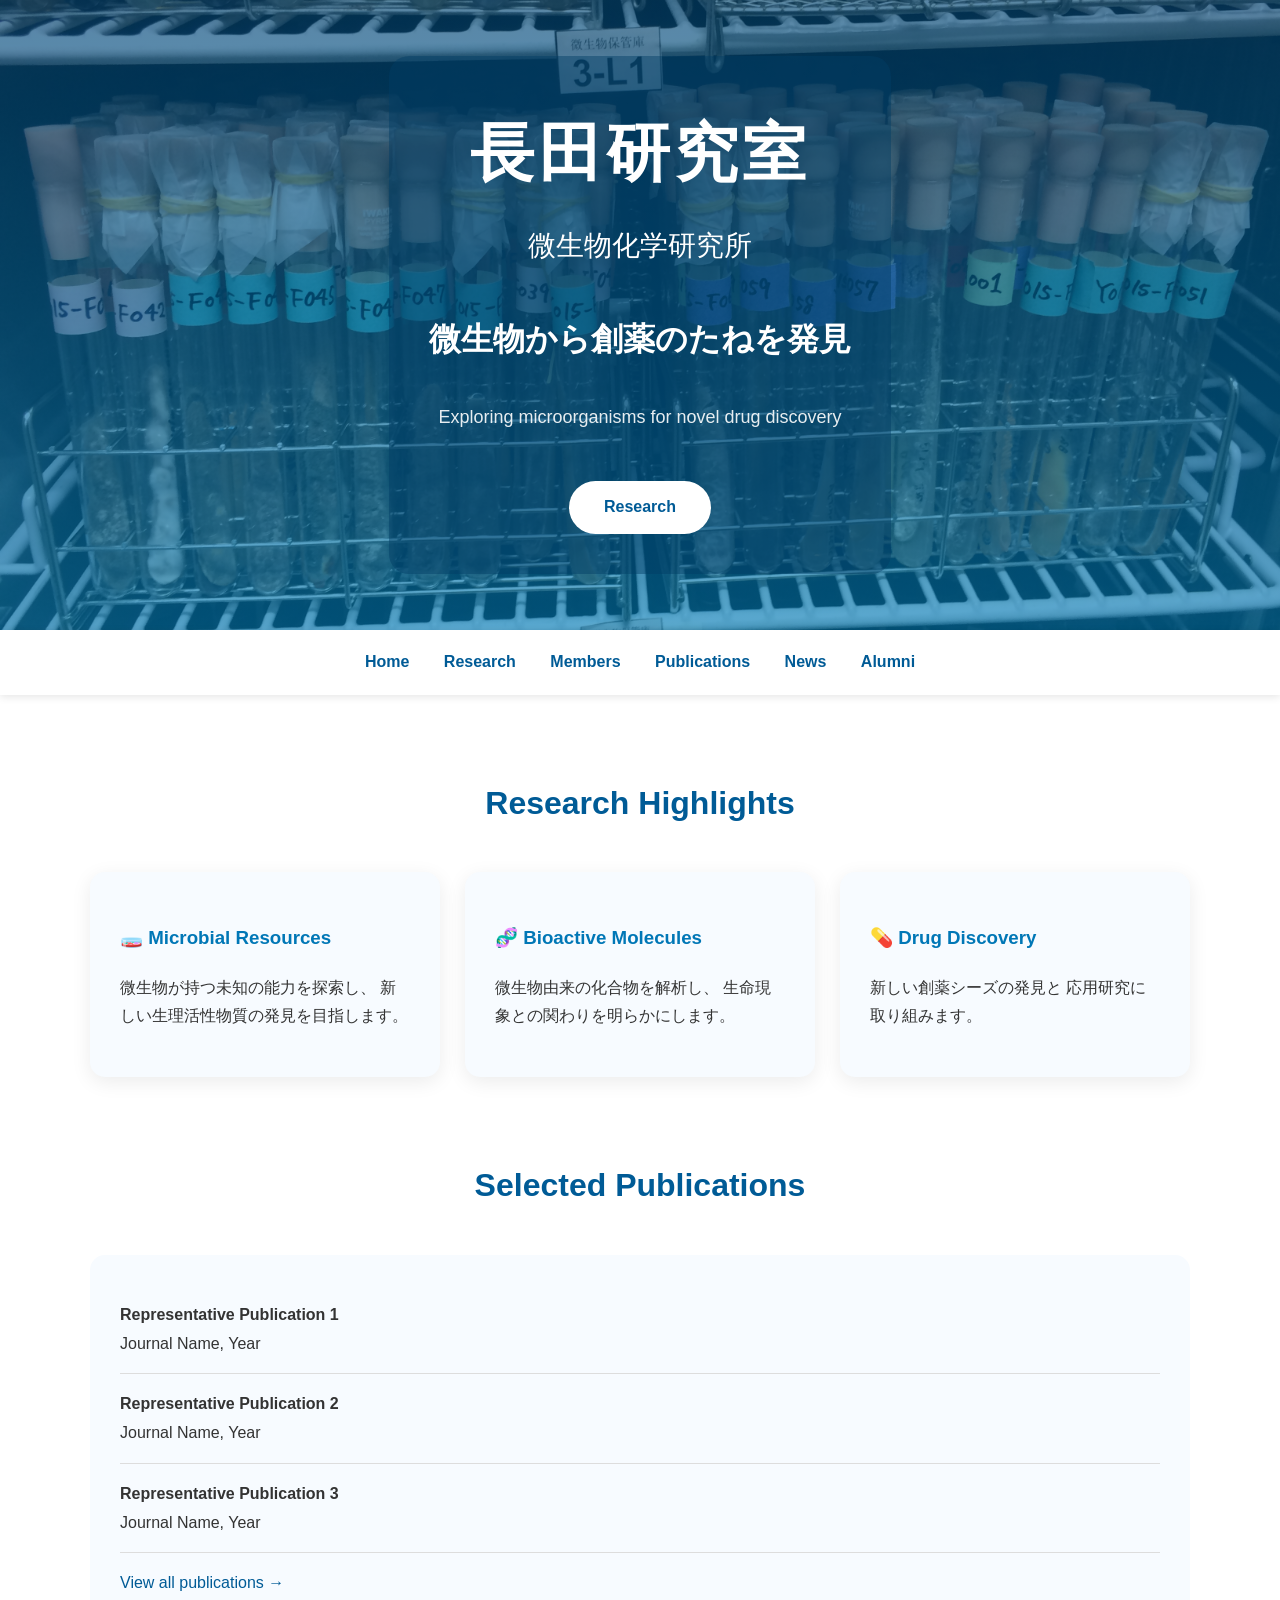
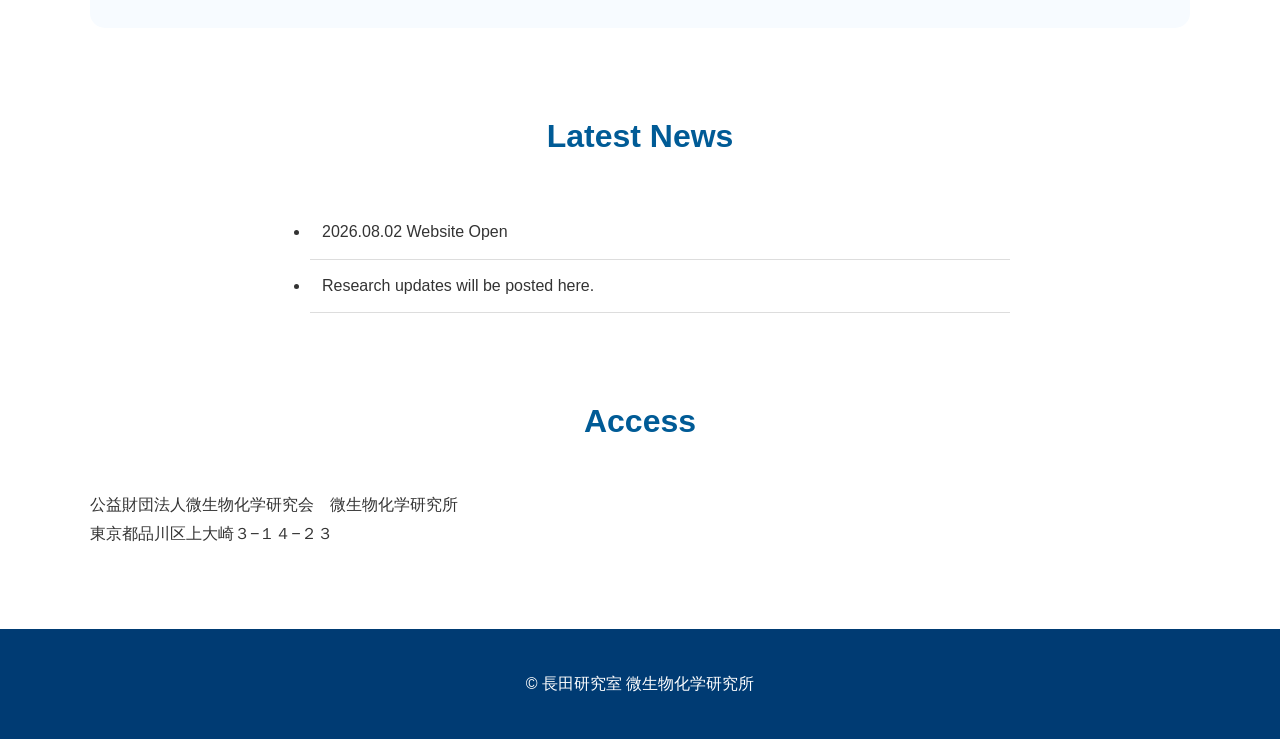
<file: index.html>
<!DOCTYPE html>
<html lang="ja">

<head>
    <meta charset="UTF-8">
    <meta name="viewport" content="width=device-width, initial-scale=1.0">

    <title>長田研究室 | 微生物化学研究所</title>

    <link rel="stylesheet" href="style.css">
</head>


<body>

<header class="hero">

    <div class="hero-content">

        <h1>長田研究室</h1>

        <h2>微生物化学研究所</h2>

        <p class="catchphrase">
            微生物から創薬のたねを発見
        </p>

        <p class="english">
            Exploring microorganisms for novel drug discovery
        </p>

        <a href="research.html" class="button">
            Research
        </a>

    </div>

</header>



<nav>

    <a href="index.html">Home</a>
    <a href="research.html">Research</a>
    <a href="members.html">Members</a>
    <a href="publications.html">Publications</a>
    <a href="news.html">News</a>
    <a href="alumni.html">Alumni</a>

</nav>



<section id="research">

<h2>Research Highlights</h2>


<div class="cards">


<div class="card">

<h3>🧫 Microbial Resources</h3>

<p>
微生物が持つ未知の能力を探索し、
新しい生理活性物質の発見を目指します。
</p>

</div>


<div class="card">

<h3>🧬 Bioactive Molecules</h3>

<p>
微生物由来の化合物を解析し、
生命現象との関わりを明らかにします。
</p>

</div>


<div class="card">

<h3>💊 Drug Discovery</h3>

<p>
新しい創薬シーズの発見と
応用研究に取り組みます。
</p>

</div>


</div>

</section>




<section>

<h2>Selected Publications</h2>


<div class="publication">


<p>
<strong>Representative Publication 1</strong><br>
Journal Name, Year
</p>


<p>
<strong>Representative Publication 2</strong><br>
Journal Name, Year
</p>


<p>
<strong>Representative Publication 3</strong><br>
Journal Name, Year
</p>


<a href="publications.html">
View all publications →
</a>


</div>


</section>




<section>

<h2>Latest News</h2>


<ul class="news">

<li>
2026.08.02 Website Open
</li>

<li>
Research updates will be posted here.
</li>

</ul>


</section>




<section>

<h2>Access</h2>

<p>
公益財団法人微生物化学研究会　微生物化学研究所<br>
東京都品川区上大崎３−１４−２３
</p>


</section>




<footer>

<p>
© 長田研究室 微生物化学研究所
</p>

</footer>



</body>

</html>
</file>
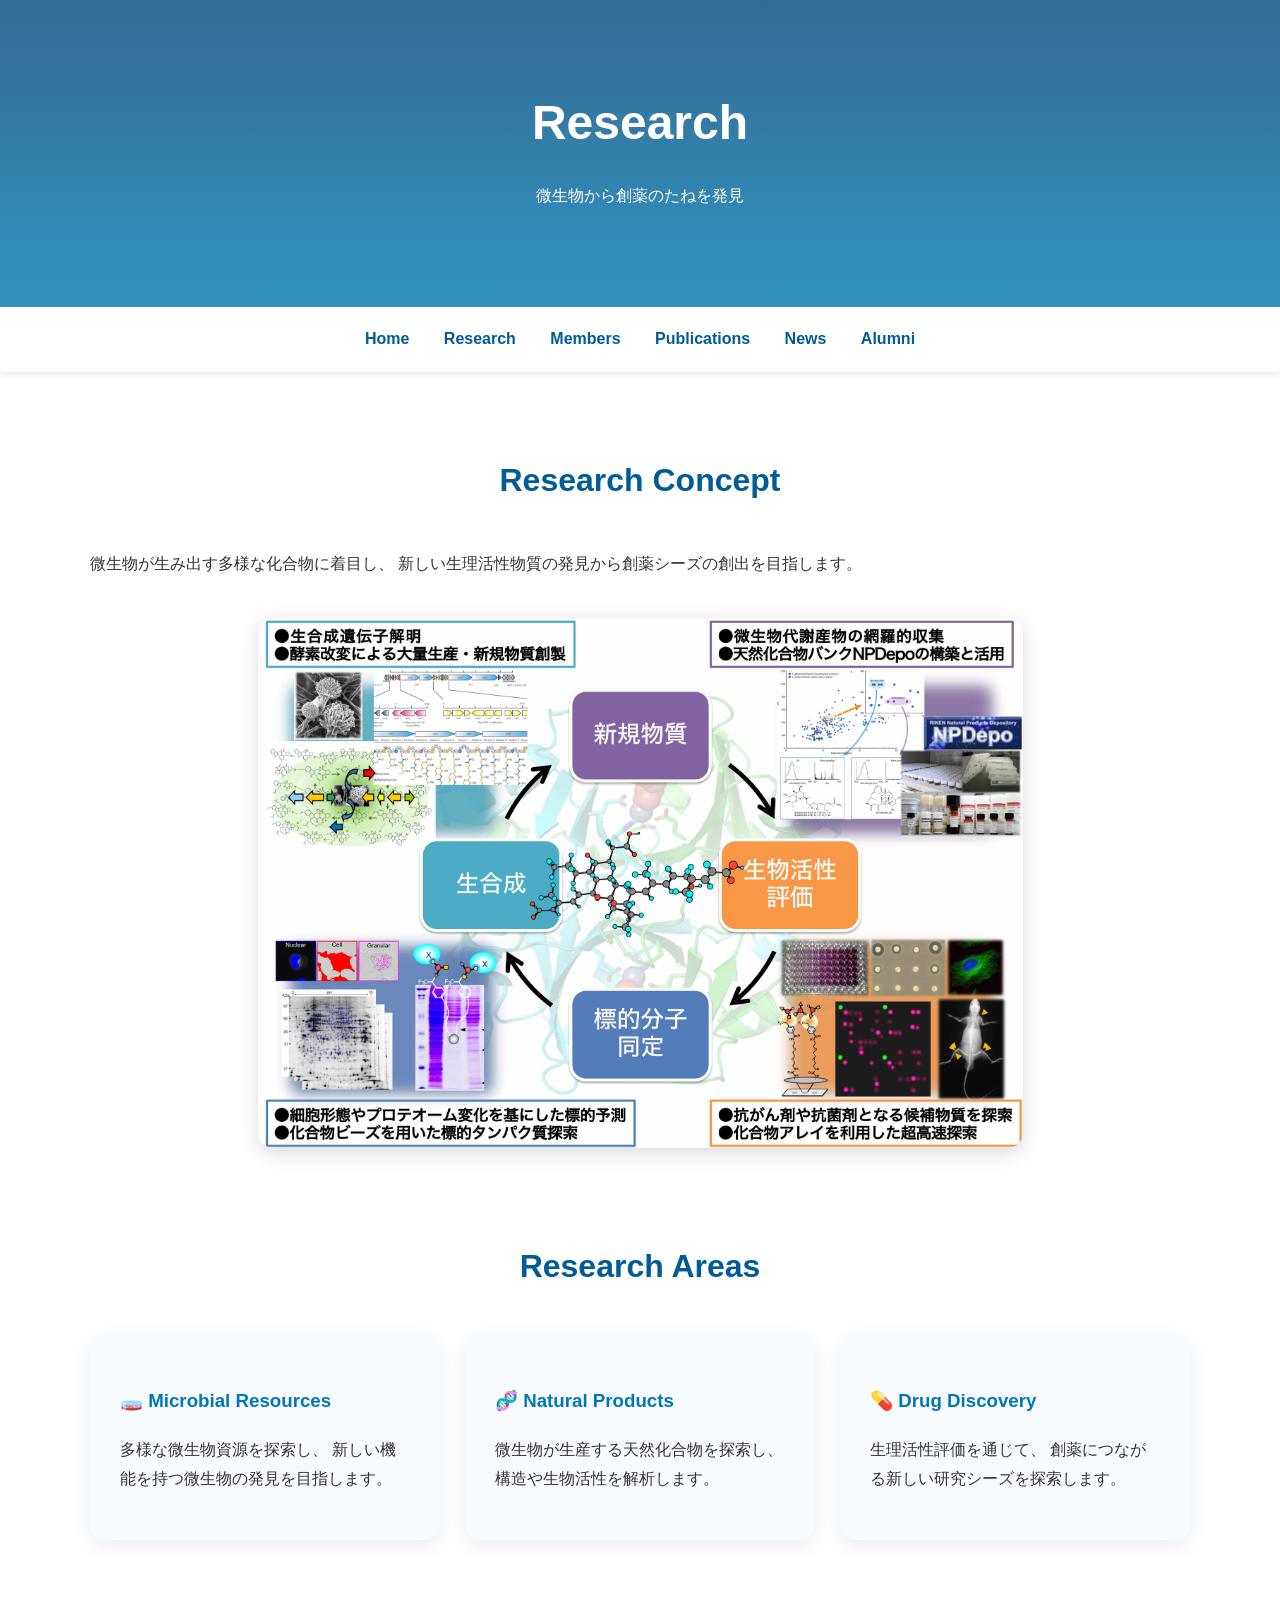
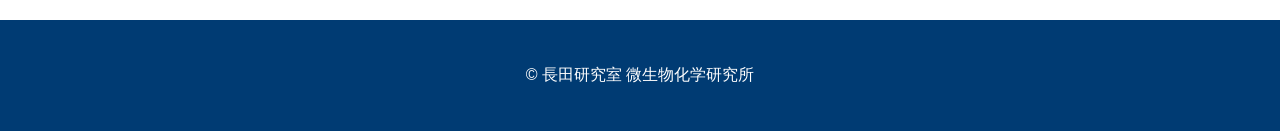
<file: research.html>
<!DOCTYPE html>
<html lang="ja">

<head>

<meta charset="UTF-8">

<meta name="viewport" content="width=device-width, initial-scale=1.0">

<title>研究紹介｜長田研究室</title>

<link rel="stylesheet" href="style.css">

</head>


<body>


<header class="page-header">

<h1>Research</h1>

<p>
微生物から創薬のたねを発見
</p>

</header>



<nav>

<a href="index.html">Home</a>

<a href="research.html">Research</a>

<a href="members.html">Members</a>

<a href="publications.html">Publications</a>

<a href="news.html">News</a>

<a href="alumni.html">Alumni</a>

</nav>

<section>

<h2>Research Concept</h2>

<p>
微生物が生み出す多様な化合物に着目し、
新しい生理活性物質の発見から創薬シーズの創出を目指します。
</p>


<div class="concept-image">

    <img 
    src="research-concept.jpg"
    alt="Research Concept">

</div>


</section>



<section>

<h2>Research Areas</h2>


<div class="cards">


    <div class="card">

        <h3>🧫 Microbial Resources</h3>

        <p>
        多様な微生物資源を探索し、
        新しい機能を持つ微生物の発見を目指します。
        </p>

    </div>



    <div class="card">

        <h3>🧬 Natural Products</h3>

        <p>
        微生物が生産する天然化合物を探索し、
        構造や生物活性を解析します。
        </p>

    </div>



    <div class="card">

        <h3>💊 Drug Discovery</h3>

        <p>
        生理活性評価を通じて、
        創薬につながる新しい研究シーズを探索します。
        </p>

    </div>


</div>


</section>

<footer>

<p>
© 長田研究室 微生物化学研究所
</p>

</footer>



</body>

</html>
</file>
<file: style.css>
/* =====================================
   〇〇研究室 Website
   Version 0.2 Design
   ===================================== */


/* ---------- 基本設定 ---------- */

body {

    margin: 0;

    font-family:
        "Helvetica Neue",
        Arial,
        "Hiragino Kaku Gothic ProN",
        sans-serif;

    color: #333;

    line-height: 1.8;

    background: #ffffff;

}



a {

    color: #005b96;

    text-decoration: none;

}



a:hover {

    color: #0077b6;

}



/* ---------- Hero ---------- */


.hero {

    height: 70vh;

    background:
        linear-gradient(
            rgba(0,70,120,0.65),
            rgba(0,120,180,0.65)
        ),
        url("hero.jpg");

    background-size: cover;

    background-position: center;
   
    display: flex;

    align-items: center;

    justify-content: center;

    text-align: center;

    color: white;

}



.hero-content {

    max-width: 900px;

    padding: 40px;

    background: rgba(0,60,100,0.45);

    border-radius: 20px;

}



.hero h1 {

    font-size: 64px;

    margin: 0;

    letter-spacing: 4px;

}



.hero h2 {

    font-size: 28px;

    margin-top: 10px;

    font-weight: normal;

}



.catchphrase {

    font-size: 32px;

   font-weight: bold;

    margin-top: 40px;

}



.english {

    font-size: 18px;

    opacity: 0.9;

}



/* ---------- Button ---------- */


.button {

    display: inline-block;

    margin-top: 30px;

    padding: 12px 35px;

    border-radius: 30px;

    background: white;

    color: #005b96;

    font-weight: bold;

}



.button:hover {

    background: #e8f6ff;

}



/* ---------- Navigation ---------- */


nav {

    position: sticky;

    top: 0;

    background: white;

    padding: 18px;

    text-align: center;

    box-shadow: 0 2px 8px rgba(0,0,0,0.1);

    z-index: 10;

}



nav a {

    margin: 0 15px;

    font-weight: bold;

}



/* ---------- Section ---------- */


section {

    max-width: 1100px;

    margin: 80px auto;

    padding: 0 25px;

}



section h2 {

    text-align: center;

    font-size: 32px;

    color: #005b96;

    margin-bottom: 40px;

}



/* ---------- Research Cards ---------- */


.cards {

    display: flex;

    gap: 25px;

    justify-content: center;

}



.card {

    flex: 1;

    background: #f7fbff;

    padding: 30px;

    border-radius: 15px;

    box-shadow:
        0 5px 20px rgba(0,0,0,0.08);

    transition: 0.3s;

}



.card:hover {

    transform: translateY(-8px);

}



.card h3 {

    color: #0077b6;

}



/* ---------- Publications ---------- */


.publication {

    background: #f7fbff;

    padding: 30px;

    border-radius: 15px;

}



.publication p {

    border-bottom: 1px solid #ddd;

    padding-bottom: 15px;

}



/* ---------- News ---------- */


.news {

    max-width: 700px;

    margin: auto;

}



.news li {

    padding: 12px;

    border-bottom: 1px solid #ddd;

}



/* ---------- Footer ---------- */


footer {

    background: #003b73;

    color: white;

    text-align: center;

    padding: 25px;

}



/* ---------- Smartphone ---------- */


@media(max-width:768px){


.hero h1 {

    font-size: 38px;

}


.hero h2 {

    font-size: 22px;

}


.catchphrase {

    font-size: 22px;

}


.cards {

    flex-direction: column;

}


nav a {

    display: inline-block;

    margin: 8px;

}


}



.page-header {

    background:
    linear-gradient(
        rgba(0,70,120,0.8),
        rgba(0,120,180,0.8)
    );

    color:white;

    text-align:center;

    padding:80px 20px;

}


.page-header h1 {

    font-size:48px;

    margin:0;

}



.concept-image {

    max-width: 900px;

    margin: 40px auto;

    text-align: center;

}


.concept-image img {

    width: 85%;

    max-width: 800px;

    border-radius: 15px;

    box-shadow:
    0 5px 20px rgba(0,0,0,0.15);

}
</file>
